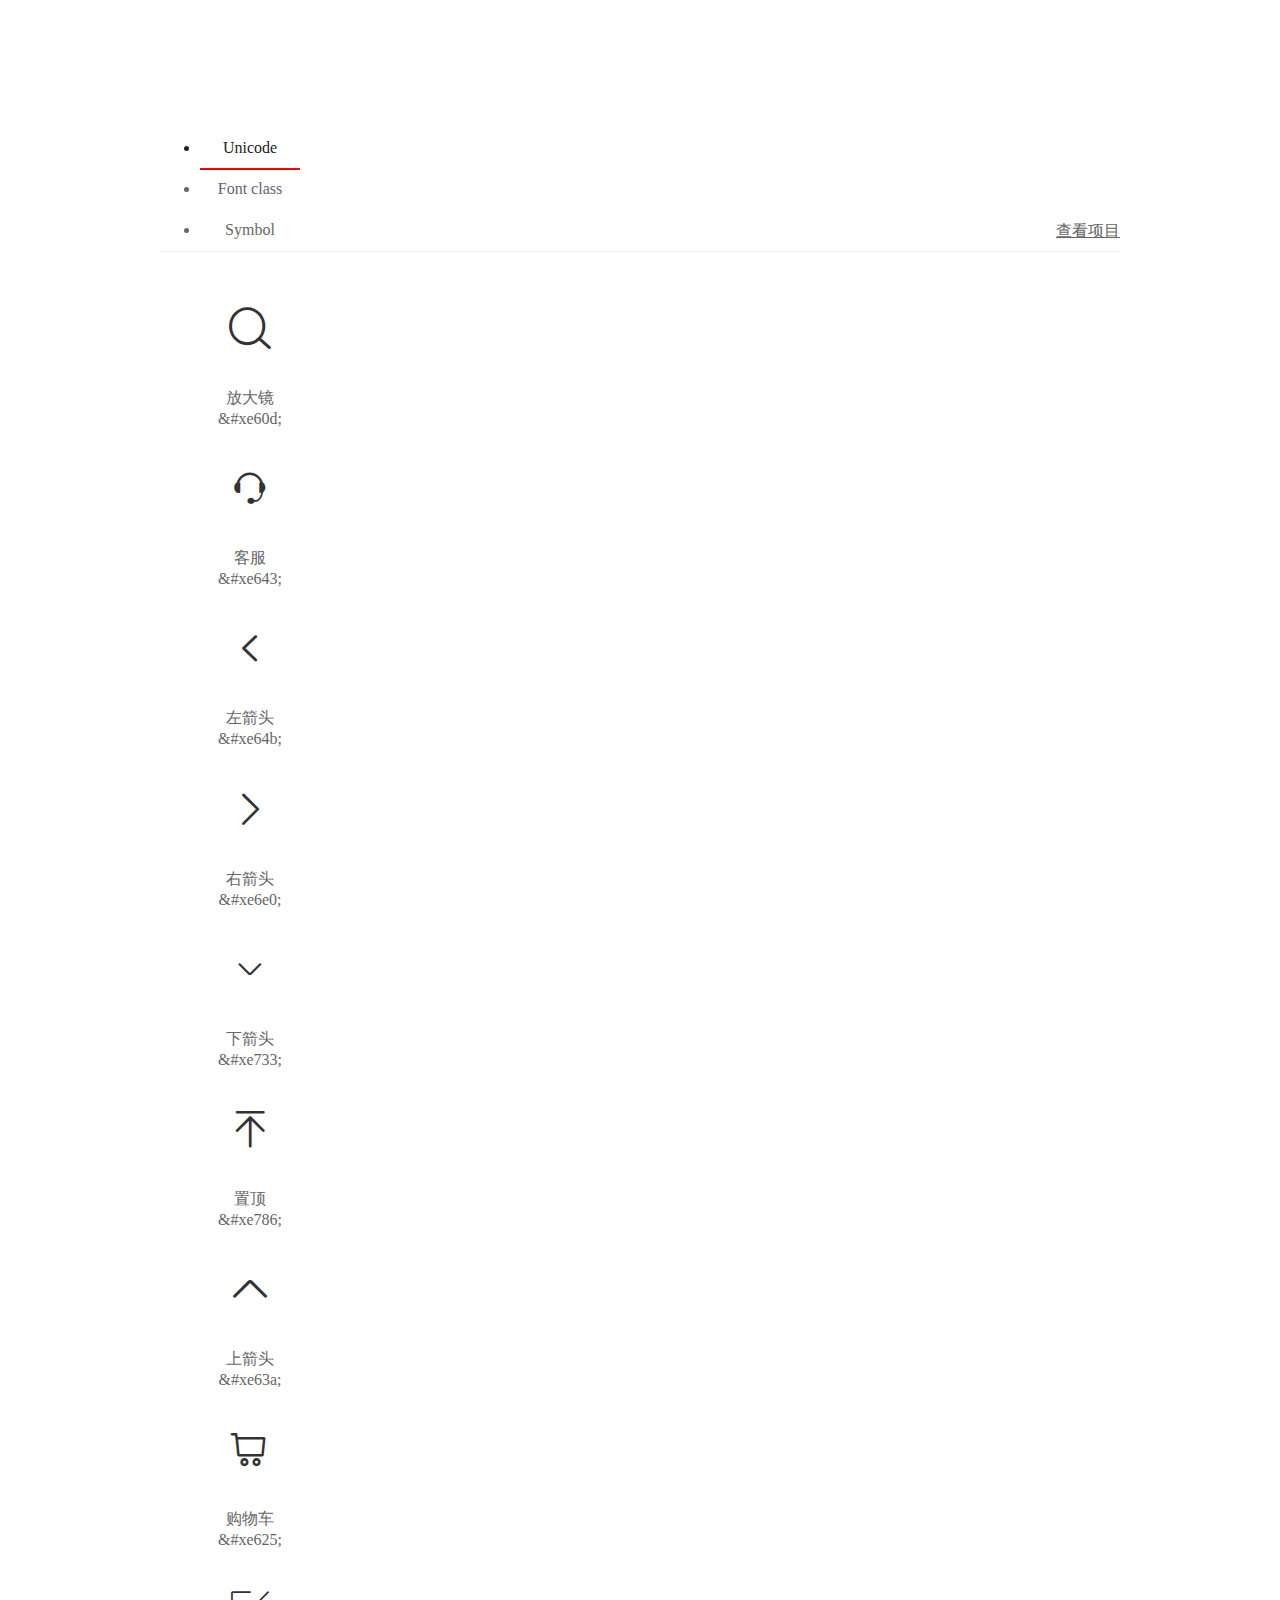
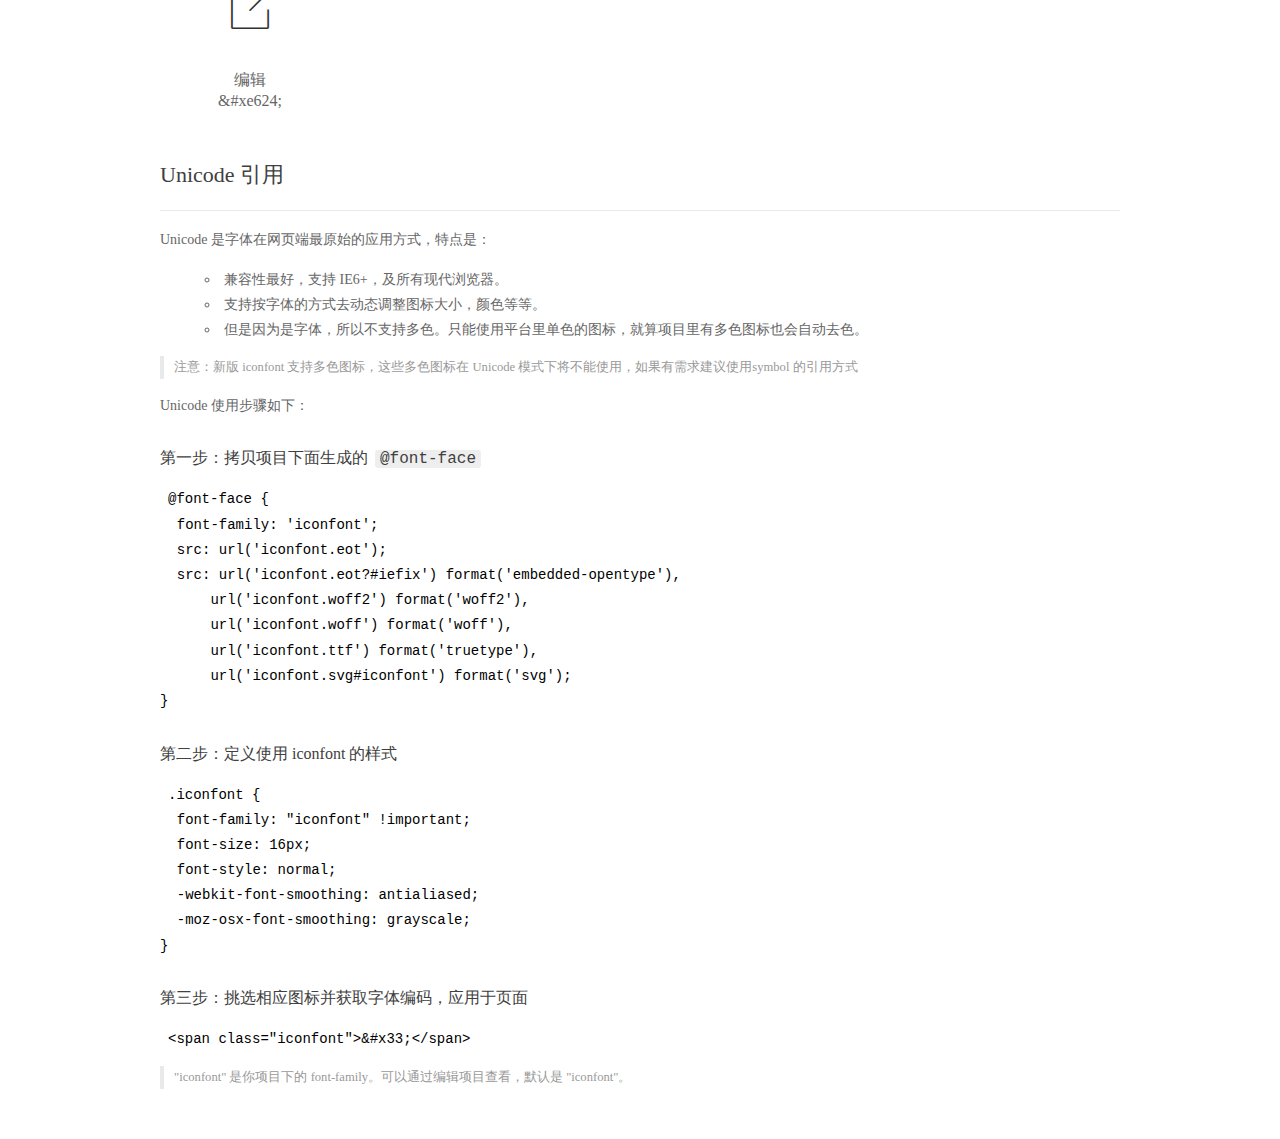
<file: font_1034488_30nmt5qpo2a/demo_index.html>
<!DOCTYPE html>
<html>
<head>
  <meta charset="utf-8"/>
  <title>IconFont Demo</title>
  <link rel="shortcut icon" href="https://gtms04.alicdn.com/tps/i4/TB1_oz6GVXXXXaFXpXXJDFnIXXX-64-64.ico" type="image/x-icon"/>
  <link rel="stylesheet" href="https://g.alicdn.com/thx/cube/1.3.2/cube.min.css">
  <link rel="stylesheet" href="demo.css">
  <link rel="stylesheet" href="iconfont.css">
  <script src="iconfont.js"></script>
  <!-- jQuery -->
  <script src="https://a1.alicdn.com/oss/uploads/2018/12/26/7bfddb60-08e8-11e9-9b04-53e73bb6408b.js"></script>
  <!-- 代码高亮 -->
  <script src="https://a1.alicdn.com/oss/uploads/2018/12/26/a3f714d0-08e6-11e9-8a15-ebf944d7534c.js"></script>
</head>
<body>
  <div class="main">
    <h1 class="logo"><a href="https://www.iconfont.cn/" title="iconfont 首页" target="_blank">&#xe86b;</a></h1>
    <div class="nav-tabs">
      <ul id="tabs" class="dib-box">
        <li class="dib active"><span>Unicode</span></li>
        <li class="dib"><span>Font class</span></li>
        <li class="dib"><span>Symbol</span></li>
      </ul>
      
      <a href="https://www.iconfont.cn/manage/index?manage_type=myprojects&projectId=1034488" target="_blank" class="nav-more">查看项目</a>
      
    </div>
    <div class="tab-container">
      <div class="content unicode" style="display: block;">
          <ul class="icon_lists dib-box">
          
            <li class="dib">
              <span class="icon iconfont">&#xe60d;</span>
                <div class="name">放大镜</div>
                <div class="code-name">&amp;#xe60d;</div>
              </li>
          
            <li class="dib">
              <span class="icon iconfont">&#xe643;</span>
                <div class="name">客服</div>
                <div class="code-name">&amp;#xe643;</div>
              </li>
          
            <li class="dib">
              <span class="icon iconfont">&#xe64b;</span>
                <div class="name">左箭头</div>
                <div class="code-name">&amp;#xe64b;</div>
              </li>
          
            <li class="dib">
              <span class="icon iconfont">&#xe6e0;</span>
                <div class="name">右箭头</div>
                <div class="code-name">&amp;#xe6e0;</div>
              </li>
          
            <li class="dib">
              <span class="icon iconfont">&#xe733;</span>
                <div class="name">下箭头</div>
                <div class="code-name">&amp;#xe733;</div>
              </li>
          
            <li class="dib">
              <span class="icon iconfont">&#xe786;</span>
                <div class="name">置顶</div>
                <div class="code-name">&amp;#xe786;</div>
              </li>
          
            <li class="dib">
              <span class="icon iconfont">&#xe63a;</span>
                <div class="name">上箭头</div>
                <div class="code-name">&amp;#xe63a;</div>
              </li>
          
            <li class="dib">
              <span class="icon iconfont">&#xe625;</span>
                <div class="name">购物车</div>
                <div class="code-name">&amp;#xe625;</div>
              </li>
          
            <li class="dib">
              <span class="icon iconfont">&#xe624;</span>
                <div class="name">编辑</div>
                <div class="code-name">&amp;#xe624;</div>
              </li>
          
          </ul>
          <div class="article markdown">
          <h2 id="unicode-">Unicode 引用</h2>
          <hr>

          <p>Unicode 是字体在网页端最原始的应用方式，特点是：</p>
          <ul>
            <li>兼容性最好，支持 IE6+，及所有现代浏览器。</li>
            <li>支持按字体的方式去动态调整图标大小，颜色等等。</li>
            <li>但是因为是字体，所以不支持多色。只能使用平台里单色的图标，就算项目里有多色图标也会自动去色。</li>
          </ul>
          <blockquote>
            <p>注意：新版 iconfont 支持多色图标，这些多色图标在 Unicode 模式下将不能使用，如果有需求建议使用symbol 的引用方式</p>
          </blockquote>
          <p>Unicode 使用步骤如下：</p>
          <h3 id="-font-face">第一步：拷贝项目下面生成的 <code>@font-face</code></h3>
<pre><code class="language-css"
>@font-face {
  font-family: 'iconfont';
  src: url('iconfont.eot');
  src: url('iconfont.eot?#iefix') format('embedded-opentype'),
      url('iconfont.woff2') format('woff2'),
      url('iconfont.woff') format('woff'),
      url('iconfont.ttf') format('truetype'),
      url('iconfont.svg#iconfont') format('svg');
}
</code></pre>
          <h3 id="-iconfont-">第二步：定义使用 iconfont 的样式</h3>
<pre><code class="language-css"
>.iconfont {
  font-family: "iconfont" !important;
  font-size: 16px;
  font-style: normal;
  -webkit-font-smoothing: antialiased;
  -moz-osx-font-smoothing: grayscale;
}
</code></pre>
          <h3 id="-">第三步：挑选相应图标并获取字体编码，应用于页面</h3>
<pre>
<code class="language-html"
>&lt;span class="iconfont"&gt;&amp;#x33;&lt;/span&gt;
</code></pre>
          <blockquote>
            <p>"iconfont" 是你项目下的 font-family。可以通过编辑项目查看，默认是 "iconfont"。</p>
          </blockquote>
          </div>
      </div>
      <div class="content font-class">
        <ul class="icon_lists dib-box">
          
          <li class="dib">
            <span class="icon iconfont icon-fangdajing"></span>
            <div class="name">
              放大镜
            </div>
            <div class="code-name">.icon-fangdajing
            </div>
          </li>
          
          <li class="dib">
            <span class="icon iconfont icon-kefu"></span>
            <div class="name">
              客服
            </div>
            <div class="code-name">.icon-kefu
            </div>
          </li>
          
          <li class="dib">
            <span class="icon iconfont icon-zuojiantou"></span>
            <div class="name">
              左箭头
            </div>
            <div class="code-name">.icon-zuojiantou
            </div>
          </li>
          
          <li class="dib">
            <span class="icon iconfont icon-youjiantou"></span>
            <div class="name">
              右箭头
            </div>
            <div class="code-name">.icon-youjiantou
            </div>
          </li>
          
          <li class="dib">
            <span class="icon iconfont icon-xiajiantou"></span>
            <div class="name">
              下箭头
            </div>
            <div class="code-name">.icon-xiajiantou
            </div>
          </li>
          
          <li class="dib">
            <span class="icon iconfont icon-zhiding"></span>
            <div class="name">
              置顶
            </div>
            <div class="code-name">.icon-zhiding
            </div>
          </li>
          
          <li class="dib">
            <span class="icon iconfont icon-shangjiantou"></span>
            <div class="name">
              上箭头
            </div>
            <div class="code-name">.icon-shangjiantou
            </div>
          </li>
          
          <li class="dib">
            <span class="icon iconfont icon-gouwuche"></span>
            <div class="name">
              购物车
            </div>
            <div class="code-name">.icon-gouwuche
            </div>
          </li>
          
          <li class="dib">
            <span class="icon iconfont icon-bianji"></span>
            <div class="name">
              编辑
            </div>
            <div class="code-name">.icon-bianji
            </div>
          </li>
          
        </ul>
        <div class="article markdown">
        <h2 id="font-class-">font-class 引用</h2>
        <hr>

        <p>font-class 是 Unicode 使用方式的一种变种，主要是解决 Unicode 书写不直观，语意不明确的问题。</p>
        <p>与 Unicode 使用方式相比，具有如下特点：</p>
        <ul>
          <li>兼容性良好，支持 IE8+，及所有现代浏览器。</li>
          <li>相比于 Unicode 语意明确，书写更直观。可以很容易分辨这个 icon 是什么。</li>
          <li>因为使用 class 来定义图标，所以当要替换图标时，只需要修改 class 里面的 Unicode 引用。</li>
          <li>不过因为本质上还是使用的字体，所以多色图标还是不支持的。</li>
        </ul>
        <p>使用步骤如下：</p>
        <h3 id="-fontclass-">第一步：引入项目下面生成的 fontclass 代码：</h3>
<pre><code class="language-html">&lt;link rel="stylesheet" href="./iconfont.css"&gt;
</code></pre>
        <h3 id="-">第二步：挑选相应图标并获取类名，应用于页面：</h3>
<pre><code class="language-html">&lt;span class="iconfont icon--xxx"&gt;&lt;/span&gt;
</code></pre>
        <blockquote>
          <p>"
            iconfont" 是你项目下的 font-family。可以通过编辑项目查看，默认是 "iconfont"。</p>
        </blockquote>
      </div>
      </div>
      <div class="content symbol">
          <ul class="icon_lists dib-box">
          
            <li class="dib">
                <svg class="icon svg-icon" aria-hidden="true">
                  <use xlink:href="#icon-fangdajing"></use>
                </svg>
                <div class="name">放大镜</div>
                <div class="code-name">#icon-fangdajing</div>
            </li>
          
            <li class="dib">
                <svg class="icon svg-icon" aria-hidden="true">
                  <use xlink:href="#icon-kefu"></use>
                </svg>
                <div class="name">客服</div>
                <div class="code-name">#icon-kefu</div>
            </li>
          
            <li class="dib">
                <svg class="icon svg-icon" aria-hidden="true">
                  <use xlink:href="#icon-zuojiantou"></use>
                </svg>
                <div class="name">左箭头</div>
                <div class="code-name">#icon-zuojiantou</div>
            </li>
          
            <li class="dib">
                <svg class="icon svg-icon" aria-hidden="true">
                  <use xlink:href="#icon-youjiantou"></use>
                </svg>
                <div class="name">右箭头</div>
                <div class="code-name">#icon-youjiantou</div>
            </li>
          
            <li class="dib">
                <svg class="icon svg-icon" aria-hidden="true">
                  <use xlink:href="#icon-xiajiantou"></use>
                </svg>
                <div class="name">下箭头</div>
                <div class="code-name">#icon-xiajiantou</div>
            </li>
          
            <li class="dib">
                <svg class="icon svg-icon" aria-hidden="true">
                  <use xlink:href="#icon-zhiding"></use>
                </svg>
                <div class="name">置顶</div>
                <div class="code-name">#icon-zhiding</div>
            </li>
          
            <li class="dib">
                <svg class="icon svg-icon" aria-hidden="true">
                  <use xlink:href="#icon-shangjiantou"></use>
                </svg>
                <div class="name">上箭头</div>
                <div class="code-name">#icon-shangjiantou</div>
            </li>
          
            <li class="dib">
                <svg class="icon svg-icon" aria-hidden="true">
                  <use xlink:href="#icon-gouwuche"></use>
                </svg>
                <div class="name">购物车</div>
                <div class="code-name">#icon-gouwuche</div>
            </li>
          
            <li class="dib">
                <svg class="icon svg-icon" aria-hidden="true">
                  <use xlink:href="#icon-bianji"></use>
                </svg>
                <div class="name">编辑</div>
                <div class="code-name">#icon-bianji</div>
            </li>
          
          </ul>
          <div class="article markdown">
          <h2 id="symbol-">Symbol 引用</h2>
          <hr>

          <p>这是一种全新的使用方式，应该说这才是未来的主流，也是平台目前推荐的用法。相关介绍可以参考这篇<a href="">文章</a>
            这种用法其实是做了一个 SVG 的集合，与另外两种相比具有如下特点：</p>
          <ul>
            <li>支持多色图标了，不再受单色限制。</li>
            <li>通过一些技巧，支持像字体那样，通过 <code>font-size</code>, <code>color</code> 来调整样式。</li>
            <li>兼容性较差，支持 IE9+，及现代浏览器。</li>
            <li>浏览器渲染 SVG 的性能一般，还不如 png。</li>
          </ul>
          <p>使用步骤如下：</p>
          <h3 id="-symbol-">第一步：引入项目下面生成的 symbol 代码：</h3>
<pre><code class="language-html">&lt;script src="./iconfont.js"&gt;&lt;/script&gt;
</code></pre>
          <h3 id="-css-">第二步：加入通用 CSS 代码（引入一次就行）：</h3>
<pre><code class="language-html">&lt;style&gt;
.icon {
  width: 1em;
  height: 1em;
  vertical-align: -0.15em;
  fill: currentColor;
  overflow: hidden;
}
&lt;/style&gt;
</code></pre>
          <h3 id="-">第三步：挑选相应图标并获取类名，应用于页面：</h3>
<pre><code class="language-html">&lt;svg class="icon" aria-hidden="true"&gt;
  &lt;use xlink:href="#icon-xxx"&gt;&lt;/use&gt;
&lt;/svg&gt;
</code></pre>
          </div>
      </div>

    </div>
  </div>
  <script>
  $(document).ready(function () {
      $('.tab-container .content:first').show()

      $('#tabs li').click(function (e) {
        var tabContent = $('.tab-container .content')
        var index = $(this).index()

        if ($(this).hasClass('active')) {
          return
        } else {
          $('#tabs li').removeClass('active')
          $(this).addClass('active')

          tabContent.hide().eq(index).fadeIn()
        }
      })
    })
  </script>
</body>
</html>
</file>
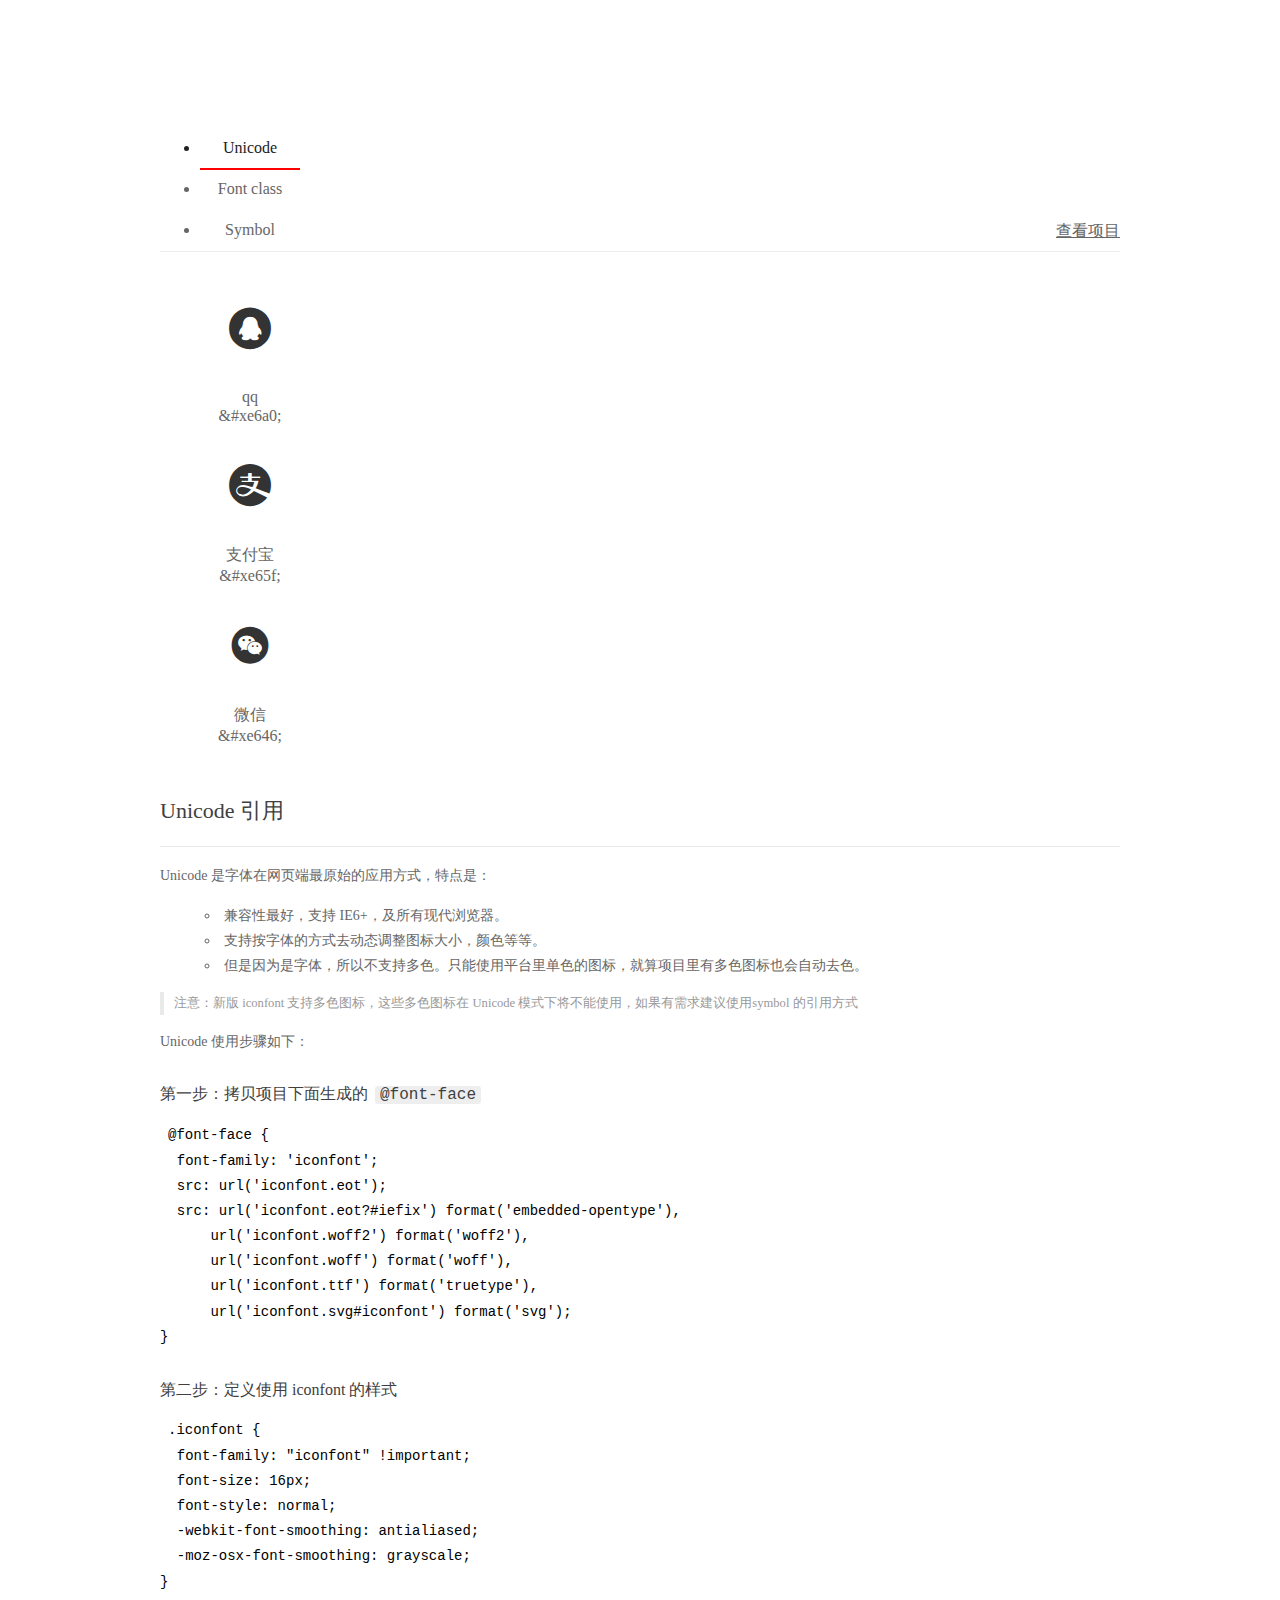
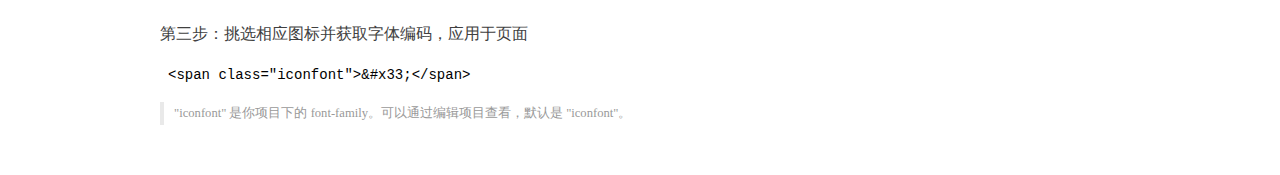
<file: font_1041145_nsg7si5tno/demo_index.html>
<!DOCTYPE html>
<html>
<head>
  <meta charset="utf-8"/>
  <title>IconFont Demo</title>
  <link rel="shortcut icon" href="https://gtms04.alicdn.com/tps/i4/TB1_oz6GVXXXXaFXpXXJDFnIXXX-64-64.ico" type="image/x-icon"/>
  <link rel="stylesheet" href="https://g.alicdn.com/thx/cube/1.3.2/cube.min.css">
  <link rel="stylesheet" href="demo.css">
  <link rel="stylesheet" href="iconfont.css">
  <script src="iconfont.js"></script>
  <!-- jQuery -->
  <script src="https://a1.alicdn.com/oss/uploads/2018/12/26/7bfddb60-08e8-11e9-9b04-53e73bb6408b.js"></script>
  <!-- 代码高亮 -->
  <script src="https://a1.alicdn.com/oss/uploads/2018/12/26/a3f714d0-08e6-11e9-8a15-ebf944d7534c.js"></script>
</head>
<body>
  <div class="main">
    <h1 class="logo"><a href="https://www.iconfont.cn/" title="iconfont 首页" target="_blank">&#xe86b;</a></h1>
    <div class="nav-tabs">
      <ul id="tabs" class="dib-box">
        <li class="dib active"><span>Unicode</span></li>
        <li class="dib"><span>Font class</span></li>
        <li class="dib"><span>Symbol</span></li>
      </ul>
      
      <a href="https://www.iconfont.cn/manage/index?manage_type=myprojects&projectId=1041145" target="_blank" class="nav-more">查看项目</a>
      
    </div>
    <div class="tab-container">
      <div class="content unicode" style="display: block;">
          <ul class="icon_lists dib-box">
          
            <li class="dib">
              <span class="icon iconfont">&#xe6a0;</span>
                <div class="name">qq</div>
                <div class="code-name">&amp;#xe6a0;</div>
              </li>
          
            <li class="dib">
              <span class="icon iconfont">&#xe65f;</span>
                <div class="name">支付宝</div>
                <div class="code-name">&amp;#xe65f;</div>
              </li>
          
            <li class="dib">
              <span class="icon iconfont">&#xe646;</span>
                <div class="name">微信</div>
                <div class="code-name">&amp;#xe646;</div>
              </li>
          
          </ul>
          <div class="article markdown">
          <h2 id="unicode-">Unicode 引用</h2>
          <hr>

          <p>Unicode 是字体在网页端最原始的应用方式，特点是：</p>
          <ul>
            <li>兼容性最好，支持 IE6+，及所有现代浏览器。</li>
            <li>支持按字体的方式去动态调整图标大小，颜色等等。</li>
            <li>但是因为是字体，所以不支持多色。只能使用平台里单色的图标，就算项目里有多色图标也会自动去色。</li>
          </ul>
          <blockquote>
            <p>注意：新版 iconfont 支持多色图标，这些多色图标在 Unicode 模式下将不能使用，如果有需求建议使用symbol 的引用方式</p>
          </blockquote>
          <p>Unicode 使用步骤如下：</p>
          <h3 id="-font-face">第一步：拷贝项目下面生成的 <code>@font-face</code></h3>
<pre><code class="language-css"
>@font-face {
  font-family: 'iconfont';
  src: url('iconfont.eot');
  src: url('iconfont.eot?#iefix') format('embedded-opentype'),
      url('iconfont.woff2') format('woff2'),
      url('iconfont.woff') format('woff'),
      url('iconfont.ttf') format('truetype'),
      url('iconfont.svg#iconfont') format('svg');
}
</code></pre>
          <h3 id="-iconfont-">第二步：定义使用 iconfont 的样式</h3>
<pre><code class="language-css"
>.iconfont {
  font-family: "iconfont" !important;
  font-size: 16px;
  font-style: normal;
  -webkit-font-smoothing: antialiased;
  -moz-osx-font-smoothing: grayscale;
}
</code></pre>
          <h3 id="-">第三步：挑选相应图标并获取字体编码，应用于页面</h3>
<pre>
<code class="language-html"
>&lt;span class="iconfont"&gt;&amp;#x33;&lt;/span&gt;
</code></pre>
          <blockquote>
            <p>"iconfont" 是你项目下的 font-family。可以通过编辑项目查看，默认是 "iconfont"。</p>
          </blockquote>
          </div>
      </div>
      <div class="content font-class">
        <ul class="icon_lists dib-box">
          
          <li class="dib">
            <span class="icon iconfont icon-qq"></span>
            <div class="name">
              qq
            </div>
            <div class="code-name">.icon-qq
            </div>
          </li>
          
          <li class="dib">
            <span class="icon iconfont icon-zhifubao"></span>
            <div class="name">
              支付宝
            </div>
            <div class="code-name">.icon-zhifubao
            </div>
          </li>
          
          <li class="dib">
            <span class="icon iconfont icon-weixin"></span>
            <div class="name">
              微信
            </div>
            <div class="code-name">.icon-weixin
            </div>
          </li>
          
        </ul>
        <div class="article markdown">
        <h2 id="font-class-">font-class 引用</h2>
        <hr>

        <p>font-class 是 Unicode 使用方式的一种变种，主要是解决 Unicode 书写不直观，语意不明确的问题。</p>
        <p>与 Unicode 使用方式相比，具有如下特点：</p>
        <ul>
          <li>兼容性良好，支持 IE8+，及所有现代浏览器。</li>
          <li>相比于 Unicode 语意明确，书写更直观。可以很容易分辨这个 icon 是什么。</li>
          <li>因为使用 class 来定义图标，所以当要替换图标时，只需要修改 class 里面的 Unicode 引用。</li>
          <li>不过因为本质上还是使用的字体，所以多色图标还是不支持的。</li>
        </ul>
        <p>使用步骤如下：</p>
        <h3 id="-fontclass-">第一步：引入项目下面生成的 fontclass 代码：</h3>
<pre><code class="language-html">&lt;link rel="stylesheet" href="./iconfont.css"&gt;
</code></pre>
        <h3 id="-">第二步：挑选相应图标并获取类名，应用于页面：</h3>
<pre><code class="language-html">&lt;span class="iconfont icon--xxx"&gt;&lt;/span&gt;
</code></pre>
        <blockquote>
          <p>"
            iconfont" 是你项目下的 font-family。可以通过编辑项目查看，默认是 "iconfont"。</p>
        </blockquote>
      </div>
      </div>
      <div class="content symbol">
          <ul class="icon_lists dib-box">
          
            <li class="dib">
                <svg class="icon svg-icon" aria-hidden="true">
                  <use xlink:href="#icon-qq"></use>
                </svg>
                <div class="name">qq</div>
                <div class="code-name">#icon-qq</div>
            </li>
          
            <li class="dib">
                <svg class="icon svg-icon" aria-hidden="true">
                  <use xlink:href="#icon-zhifubao"></use>
                </svg>
                <div class="name">支付宝</div>
                <div class="code-name">#icon-zhifubao</div>
            </li>
          
            <li class="dib">
                <svg class="icon svg-icon" aria-hidden="true">
                  <use xlink:href="#icon-weixin"></use>
                </svg>
                <div class="name">微信</div>
                <div class="code-name">#icon-weixin</div>
            </li>
          
          </ul>
          <div class="article markdown">
          <h2 id="symbol-">Symbol 引用</h2>
          <hr>

          <p>这是一种全新的使用方式，应该说这才是未来的主流，也是平台目前推荐的用法。相关介绍可以参考这篇<a href="">文章</a>
            这种用法其实是做了一个 SVG 的集合，与另外两种相比具有如下特点：</p>
          <ul>
            <li>支持多色图标了，不再受单色限制。</li>
            <li>通过一些技巧，支持像字体那样，通过 <code>font-size</code>, <code>color</code> 来调整样式。</li>
            <li>兼容性较差，支持 IE9+，及现代浏览器。</li>
            <li>浏览器渲染 SVG 的性能一般，还不如 png。</li>
          </ul>
          <p>使用步骤如下：</p>
          <h3 id="-symbol-">第一步：引入项目下面生成的 symbol 代码：</h3>
<pre><code class="language-html">&lt;script src="./iconfont.js"&gt;&lt;/script&gt;
</code></pre>
          <h3 id="-css-">第二步：加入通用 CSS 代码（引入一次就行）：</h3>
<pre><code class="language-html">&lt;style&gt;
.icon {
  width: 1em;
  height: 1em;
  vertical-align: -0.15em;
  fill: currentColor;
  overflow: hidden;
}
&lt;/style&gt;
</code></pre>
          <h3 id="-">第三步：挑选相应图标并获取类名，应用于页面：</h3>
<pre><code class="language-html">&lt;svg class="icon" aria-hidden="true"&gt;
  &lt;use xlink:href="#icon-xxx"&gt;&lt;/use&gt;
&lt;/svg&gt;
</code></pre>
          </div>
      </div>

    </div>
  </div>
  <script>
  $(document).ready(function () {
      $('.tab-container .content:first').show()

      $('#tabs li').click(function (e) {
        var tabContent = $('.tab-container .content')
        var index = $(this).index()

        if ($(this).hasClass('active')) {
          return
        } else {
          $('#tabs li').removeClass('active')
          $(this).addClass('active')

          tabContent.hide().eq(index).fadeIn()
        }
      })
    })
  </script>
</body>
</html>
</file>
<file: font_1034488_30nmt5qpo2a/demo.css>
/* Logo 字体 */
@font-face {
  font-family: "iconfont logo";
  src: url('https://at.alicdn.com/t/font_985780_km7mi63cihi.eot?t=1545807318834');
  src: url('https://at.alicdn.com/t/font_985780_km7mi63cihi.eot?t=1545807318834#iefix') format('embedded-opentype'),
    url('https://at.alicdn.com/t/font_985780_km7mi63cihi.woff?t=1545807318834') format('woff'),
    url('https://at.alicdn.com/t/font_985780_km7mi63cihi.ttf?t=1545807318834') format('truetype'),
    url('https://at.alicdn.com/t/font_985780_km7mi63cihi.svg?t=1545807318834#iconfont') format('svg');
}

.logo {
  font-family: "iconfont logo";
  font-size: 160px;
  font-style: normal;
  -webkit-font-smoothing: antialiased;
  -moz-osx-font-smoothing: grayscale;
}

/* tabs */
.nav-tabs {
  position: relative;
}

.nav-tabs .nav-more {
  position: absolute;
  right: 0;
  bottom: 0;
  height: 42px;
  line-height: 42px;
  color: #666;
}

#tabs {
  border-bottom: 1px solid #eee;
}

#tabs li {
  cursor: pointer;
  width: 100px;
  height: 40px;
  line-height: 40px;
  text-align: center;
  font-size: 16px;
  border-bottom: 2px solid transparent;
  position: relative;
  z-index: 1;
  margin-bottom: -1px;
  color: #666;
}


#tabs .active {
  border-bottom-color: #f00;
  color: #222;
}

.tab-container .content {
  display: none;
}

/* 页面布局 */
.main {
  padding: 30px 100px;
  width: 960px;
  margin: 0 auto;
}

.main .logo {
  color: #333;
  text-align: left;
  margin-bottom: 30px;
  line-height: 1;
  height: 110px;
  margin-top: -50px;
  overflow: hidden;
  *zoom: 1;
}

.main .logo a {
  font-size: 160px;
  color: #333;
}

.helps {
  margin-top: 40px;
}

.helps pre {
  padding: 20px;
  margin: 10px 0;
  border: solid 1px #e7e1cd;
  background-color: #fffdef;
  overflow: auto;
}

.icon_lists {
  width: 100% !important;
  overflow: hidden;
  *zoom: 1;
}

.icon_lists li {
  width: 100px;
  margin-bottom: 10px;
  margin-right: 20px;
  text-align: center;
  list-style: none !important;
  cursor: default;
}

.icon_lists li .code-name {
  line-height: 1.2;
}

.icon_lists .icon {
  display: block;
  height: 100px;
  line-height: 100px;
  font-size: 42px;
  margin: 10px auto;
  color: #333;
  -webkit-transition: font-size 0.25s linear, width 0.25s linear;
  -moz-transition: font-size 0.25s linear, width 0.25s linear;
  transition: font-size 0.25s linear, width 0.25s linear;
}

.icon_lists .icon:hover {
  font-size: 100px;
}

.icon_lists .svg-icon {
  /* 通过设置 font-size 来改变图标大小 */
  width: 1em;
  /* 图标和文字相邻时，垂直对齐 */
  vertical-align: -0.15em;
  /* 通过设置 color 来改变 SVG 的颜色/fill */
  fill: currentColor;
  /* path 和 stroke 溢出 viewBox 部分在 IE 下会显示
      normalize.css 中也包含这行 */
  overflow: hidden;
}

.icon_lists li .name,
.icon_lists li .code-name {
  color: #666;
}

/* markdown 样式 */
.markdown {
  color: #666;
  font-size: 14px;
  line-height: 1.8;
}

.highlight {
  line-height: 1.5;
}

.markdown img {
  vertical-align: middle;
  max-width: 100%;
}

.markdown h1 {
  color: #404040;
  font-weight: 500;
  line-height: 40px;
  margin-bottom: 24px;
}

.markdown h2,
.markdown h3,
.markdown h4,
.markdown h5,
.markdown h6 {
  color: #404040;
  margin: 1.6em 0 0.6em 0;
  font-weight: 500;
  clear: both;
}

.markdown h1 {
  font-size: 28px;
}

.markdown h2 {
  font-size: 22px;
}

.markdown h3 {
  font-size: 16px;
}

.markdown h4 {
  font-size: 14px;
}

.markdown h5 {
  font-size: 12px;
}

.markdown h6 {
  font-size: 12px;
}

.markdown hr {
  height: 1px;
  border: 0;
  background: #e9e9e9;
  margin: 16px 0;
  clear: both;
}

.markdown p {
  margin: 1em 0;
}

.markdown>p,
.markdown>blockquote,
.markdown>.highlight,
.markdown>ol,
.markdown>ul {
  width: 80%;
}

.markdown ul>li {
  list-style: circle;
}

.markdown>ul li,
.markdown blockquote ul>li {
  margin-left: 20px;
  padding-left: 4px;
}

.markdown>ul li p,
.markdown>ol li p {
  margin: 0.6em 0;
}

.markdown ol>li {
  list-style: decimal;
}

.markdown>ol li,
.markdown blockquote ol>li {
  margin-left: 20px;
  padding-left: 4px;
}

.markdown code {
  margin: 0 3px;
  padding: 0 5px;
  background: #eee;
  border-radius: 3px;
}

.markdown strong,
.markdown b {
  font-weight: 600;
}

.markdown>table {
  border-collapse: collapse;
  border-spacing: 0px;
  empty-cells: show;
  border: 1px solid #e9e9e9;
  width: 95%;
  margin-bottom: 24px;
}

.markdown>table th {
  white-space: nowrap;
  color: #333;
  font-weight: 600;
}

.markdown>table th,
.markdown>table td {
  border: 1px solid #e9e9e9;
  padding: 8px 16px;
  text-align: left;
}

.markdown>table th {
  background: #F7F7F7;
}

.markdown blockquote {
  font-size: 90%;
  color: #999;
  border-left: 4px solid #e9e9e9;
  padding-left: 0.8em;
  margin: 1em 0;
}

.markdown blockquote p {
  margin: 0;
}

.markdown .anchor {
  opacity: 0;
  transition: opacity 0.3s ease;
  margin-left: 8px;
}

.markdown .waiting {
  color: #ccc;
}

.markdown h1:hover .anchor,
.markdown h2:hover .anchor,
.markdown h3:hover .anchor,
.markdown h4:hover .anchor,
.markdown h5:hover .anchor,
.markdown h6:hover .anchor {
  opacity: 1;
  display: inline-block;
}

.markdown>br,
.markdown>p>br {
  clear: both;
}


.hljs {
  display: block;
  background: white;
  padding: 0.5em;
  color: #333333;
  overflow-x: auto;
}

.hljs-comment,
.hljs-meta {
  color: #969896;
}

.hljs-string,
.hljs-variable,
.hljs-template-variable,
.hljs-strong,
.hljs-emphasis,
.hljs-quote {
  color: #df5000;
}

.hljs-keyword,
.hljs-selector-tag,
.hljs-type {
  color: #a71d5d;
}

.hljs-literal,
.hljs-symbol,
.hljs-bullet,
.hljs-attribute {
  color: #0086b3;
}

.hljs-section,
.hljs-name {
  color: #63a35c;
}

.hljs-tag {
  color: #333333;
}

.hljs-title,
.hljs-attr,
.hljs-selector-id,
.hljs-selector-class,
.hljs-selector-attr,
.hljs-selector-pseudo {
  color: #795da3;
}

.hljs-addition {
  color: #55a532;
  background-color: #eaffea;
}

.hljs-deletion {
  color: #bd2c00;
  background-color: #ffecec;
}

.hljs-link {
  text-decoration: underline;
}

/* 代码高亮 */
/* PrismJS 1.15.0
https://prismjs.com/download.html#themes=prism&languages=markup+css+clike+javascript */
/**
 * prism.js default theme for JavaScript, CSS and HTML
 * Based on dabblet (http://dabblet.com)
 * @author Lea Verou
 */
code[class*="language-"],
pre[class*="language-"] {
  color: black;
  background: none;
  text-shadow: 0 1px white;
  font-family: Consolas, Monaco, 'Andale Mono', 'Ubuntu Mono', monospace;
  text-align: left;
  white-space: pre;
  word-spacing: normal;
  word-break: normal;
  word-wrap: normal;
  line-height: 1.5;

  -moz-tab-size: 4;
  -o-tab-size: 4;
  tab-size: 4;

  -webkit-hyphens: none;
  -moz-hyphens: none;
  -ms-hyphens: none;
  hyphens: none;
}

pre[class*="language-"]::-moz-selection,
pre[class*="language-"] ::-moz-selection,
code[class*="language-"]::-moz-selection,
code[class*="language-"] ::-moz-selection {
  text-shadow: none;
  background: #b3d4fc;
}

pre[class*="language-"]::selection,
pre[class*="language-"] ::selection,
code[class*="language-"]::selection,
code[class*="language-"] ::selection {
  text-shadow: none;
  background: #b3d4fc;
}

@media print {

  code[class*="language-"],
  pre[class*="language-"] {
    text-shadow: none;
  }
}

/* Code blocks */
pre[class*="language-"] {
  padding: 1em;
  margin: .5em 0;
  overflow: auto;
}

:not(pre)>code[class*="language-"],
pre[class*="language-"] {
  background: #f5f2f0;
}

/* Inline code */
:not(pre)>code[class*="language-"] {
  padding: .1em;
  border-radius: .3em;
  white-space: normal;
}

.token.comment,
.token.prolog,
.token.doctype,
.token.cdata {
  color: slategray;
}

.token.punctuation {
  color: #999;
}

.namespace {
  opacity: .7;
}

.token.property,
.token.tag,
.token.boolean,
.token.number,
.token.constant,
.token.symbol,
.token.deleted {
  color: #905;
}

.token.selector,
.token.attr-name,
.token.string,
.token.char,
.token.builtin,
.token.inserted {
  color: #690;
}

.token.operator,
.token.entity,
.token.url,
.language-css .token.string,
.style .token.string {
  color: #9a6e3a;
  background: hsla(0, 0%, 100%, .5);
}

.token.atrule,
.token.attr-value,
.token.keyword {
  color: #07a;
}

.token.function,
.token.class-name {
  color: #DD4A68;
}

.token.regex,
.token.important,
.token.variable {
  color: #e90;
}

.token.important,
.token.bold {
  font-weight: bold;
}

.token.italic {
  font-style: italic;
}

.token.entity {
  cursor: help;
}
</file>
<file: font_1034488_30nmt5qpo2a/iconfont.css>
@font-face {font-family: "iconfont";
  src: url('iconfont.eot?t=1548665644377'); /* IE9 */
  src: url('iconfont.eot?t=1548665644377#iefix') format('embedded-opentype'), /* IE6-IE8 */
  url('[data-uri]') format('woff2'),
  url('iconfont.woff?t=1548665644377') format('woff'),
  url('iconfont.ttf?t=1548665644377') format('truetype'), /* chrome, firefox, opera, Safari, Android, iOS 4.2+ */
  url('iconfont.svg?t=1548665644377#iconfont') format('svg'); /* iOS 4.1- */
}

.iconfont {
  font-family: "iconfont" !important;
  font-size: 16px;
  font-style: normal;
  -webkit-font-smoothing: antialiased;
  -moz-osx-font-smoothing: grayscale;
}

.icon-fangdajing:before {
  content: "\e60d";
}

.icon-kefu:before {
  content: "\e643";
}

.icon-zuojiantou:before {
  content: "\e64b";
}

.icon-youjiantou:before {
  content: "\e6e0";
}

.icon-xiajiantou:before {
  content: "\e733";
}

.icon-zhiding:before {
  content: "\e786";
}

.icon-shangjiantou:before {
  content: "\e63a";
}

.icon-gouwuche:before {
  content: "\e625";
}

.icon-bianji:before {
  content: "\e624";
}
</file>
<file: font_1041145_nsg7si5tno/demo.css>
/* Logo 字体 */
@font-face {
  font-family: "iconfont logo";
  src: url('https://at.alicdn.com/t/font_985780_km7mi63cihi.eot?t=1545807318834');
  src: url('https://at.alicdn.com/t/font_985780_km7mi63cihi.eot?t=1545807318834#iefix') format('embedded-opentype'),
    url('https://at.alicdn.com/t/font_985780_km7mi63cihi.woff?t=1545807318834') format('woff'),
    url('https://at.alicdn.com/t/font_985780_km7mi63cihi.ttf?t=1545807318834') format('truetype'),
    url('https://at.alicdn.com/t/font_985780_km7mi63cihi.svg?t=1545807318834#iconfont') format('svg');
}

.logo {
  font-family: "iconfont logo";
  font-size: 160px;
  font-style: normal;
  -webkit-font-smoothing: antialiased;
  -moz-osx-font-smoothing: grayscale;
}

/* tabs */
.nav-tabs {
  position: relative;
}

.nav-tabs .nav-more {
  position: absolute;
  right: 0;
  bottom: 0;
  height: 42px;
  line-height: 42px;
  color: #666;
}

#tabs {
  border-bottom: 1px solid #eee;
}

#tabs li {
  cursor: pointer;
  width: 100px;
  height: 40px;
  line-height: 40px;
  text-align: center;
  font-size: 16px;
  border-bottom: 2px solid transparent;
  position: relative;
  z-index: 1;
  margin-bottom: -1px;
  color: #666;
}


#tabs .active {
  border-bottom-color: #f00;
  color: #222;
}

.tab-container .content {
  display: none;
}

/* 页面布局 */
.main {
  padding: 30px 100px;
  width: 960px;
  margin: 0 auto;
}

.main .logo {
  color: #333;
  text-align: left;
  margin-bottom: 30px;
  line-height: 1;
  height: 110px;
  margin-top: -50px;
  overflow: hidden;
  *zoom: 1;
}

.main .logo a {
  font-size: 160px;
  color: #333;
}

.helps {
  margin-top: 40px;
}

.helps pre {
  padding: 20px;
  margin: 10px 0;
  border: solid 1px #e7e1cd;
  background-color: #fffdef;
  overflow: auto;
}

.icon_lists {
  width: 100% !important;
  overflow: hidden;
  *zoom: 1;
}

.icon_lists li {
  width: 100px;
  margin-bottom: 10px;
  margin-right: 20px;
  text-align: center;
  list-style: none !important;
  cursor: default;
}

.icon_lists li .code-name {
  line-height: 1.2;
}

.icon_lists .icon {
  display: block;
  height: 100px;
  line-height: 100px;
  font-size: 42px;
  margin: 10px auto;
  color: #333;
  -webkit-transition: font-size 0.25s linear, width 0.25s linear;
  -moz-transition: font-size 0.25s linear, width 0.25s linear;
  transition: font-size 0.25s linear, width 0.25s linear;
}

.icon_lists .icon:hover {
  font-size: 100px;
}

.icon_lists .svg-icon {
  /* 通过设置 font-size 来改变图标大小 */
  width: 1em;
  /* 图标和文字相邻时，垂直对齐 */
  vertical-align: -0.15em;
  /* 通过设置 color 来改变 SVG 的颜色/fill */
  fill: currentColor;
  /* path 和 stroke 溢出 viewBox 部分在 IE 下会显示
      normalize.css 中也包含这行 */
  overflow: hidden;
}

.icon_lists li .name,
.icon_lists li .code-name {
  color: #666;
}

/* markdown 样式 */
.markdown {
  color: #666;
  font-size: 14px;
  line-height: 1.8;
}

.highlight {
  line-height: 1.5;
}

.markdown img {
  vertical-align: middle;
  max-width: 100%;
}

.markdown h1 {
  color: #404040;
  font-weight: 500;
  line-height: 40px;
  margin-bottom: 24px;
}

.markdown h2,
.markdown h3,
.markdown h4,
.markdown h5,
.markdown h6 {
  color: #404040;
  margin: 1.6em 0 0.6em 0;
  font-weight: 500;
  clear: both;
}

.markdown h1 {
  font-size: 28px;
}

.markdown h2 {
  font-size: 22px;
}

.markdown h3 {
  font-size: 16px;
}

.markdown h4 {
  font-size: 14px;
}

.markdown h5 {
  font-size: 12px;
}

.markdown h6 {
  font-size: 12px;
}

.markdown hr {
  height: 1px;
  border: 0;
  background: #e9e9e9;
  margin: 16px 0;
  clear: both;
}

.markdown p {
  margin: 1em 0;
}

.markdown>p,
.markdown>blockquote,
.markdown>.highlight,
.markdown>ol,
.markdown>ul {
  width: 80%;
}

.markdown ul>li {
  list-style: circle;
}

.markdown>ul li,
.markdown blockquote ul>li {
  margin-left: 20px;
  padding-left: 4px;
}

.markdown>ul li p,
.markdown>ol li p {
  margin: 0.6em 0;
}

.markdown ol>li {
  list-style: decimal;
}

.markdown>ol li,
.markdown blockquote ol>li {
  margin-left: 20px;
  padding-left: 4px;
}

.markdown code {
  margin: 0 3px;
  padding: 0 5px;
  background: #eee;
  border-radius: 3px;
}

.markdown strong,
.markdown b {
  font-weight: 600;
}

.markdown>table {
  border-collapse: collapse;
  border-spacing: 0px;
  empty-cells: show;
  border: 1px solid #e9e9e9;
  width: 95%;
  margin-bottom: 24px;
}

.markdown>table th {
  white-space: nowrap;
  color: #333;
  font-weight: 600;
}

.markdown>table th,
.markdown>table td {
  border: 1px solid #e9e9e9;
  padding: 8px 16px;
  text-align: left;
}

.markdown>table th {
  background: #F7F7F7;
}

.markdown blockquote {
  font-size: 90%;
  color: #999;
  border-left: 4px solid #e9e9e9;
  padding-left: 0.8em;
  margin: 1em 0;
}

.markdown blockquote p {
  margin: 0;
}

.markdown .anchor {
  opacity: 0;
  transition: opacity 0.3s ease;
  margin-left: 8px;
}

.markdown .waiting {
  color: #ccc;
}

.markdown h1:hover .anchor,
.markdown h2:hover .anchor,
.markdown h3:hover .anchor,
.markdown h4:hover .anchor,
.markdown h5:hover .anchor,
.markdown h6:hover .anchor {
  opacity: 1;
  display: inline-block;
}

.markdown>br,
.markdown>p>br {
  clear: both;
}


.hljs {
  display: block;
  background: white;
  padding: 0.5em;
  color: #333333;
  overflow-x: auto;
}

.hljs-comment,
.hljs-meta {
  color: #969896;
}

.hljs-string,
.hljs-variable,
.hljs-template-variable,
.hljs-strong,
.hljs-emphasis,
.hljs-quote {
  color: #df5000;
}

.hljs-keyword,
.hljs-selector-tag,
.hljs-type {
  color: #a71d5d;
}

.hljs-literal,
.hljs-symbol,
.hljs-bullet,
.hljs-attribute {
  color: #0086b3;
}

.hljs-section,
.hljs-name {
  color: #63a35c;
}

.hljs-tag {
  color: #333333;
}

.hljs-title,
.hljs-attr,
.hljs-selector-id,
.hljs-selector-class,
.hljs-selector-attr,
.hljs-selector-pseudo {
  color: #795da3;
}

.hljs-addition {
  color: #55a532;
  background-color: #eaffea;
}

.hljs-deletion {
  color: #bd2c00;
  background-color: #ffecec;
}

.hljs-link {
  text-decoration: underline;
}

/* 代码高亮 */
/* PrismJS 1.15.0
https://prismjs.com/download.html#themes=prism&languages=markup+css+clike+javascript */
/**
 * prism.js default theme for JavaScript, CSS and HTML
 * Based on dabblet (http://dabblet.com)
 * @author Lea Verou
 */
code[class*="language-"],
pre[class*="language-"] {
  color: black;
  background: none;
  text-shadow: 0 1px white;
  font-family: Consolas, Monaco, 'Andale Mono', 'Ubuntu Mono', monospace;
  text-align: left;
  white-space: pre;
  word-spacing: normal;
  word-break: normal;
  word-wrap: normal;
  line-height: 1.5;

  -moz-tab-size: 4;
  -o-tab-size: 4;
  tab-size: 4;

  -webkit-hyphens: none;
  -moz-hyphens: none;
  -ms-hyphens: none;
  hyphens: none;
}

pre[class*="language-"]::-moz-selection,
pre[class*="language-"] ::-moz-selection,
code[class*="language-"]::-moz-selection,
code[class*="language-"] ::-moz-selection {
  text-shadow: none;
  background: #b3d4fc;
}

pre[class*="language-"]::selection,
pre[class*="language-"] ::selection,
code[class*="language-"]::selection,
code[class*="language-"] ::selection {
  text-shadow: none;
  background: #b3d4fc;
}

@media print {

  code[class*="language-"],
  pre[class*="language-"] {
    text-shadow: none;
  }
}

/* Code blocks */
pre[class*="language-"] {
  padding: 1em;
  margin: .5em 0;
  overflow: auto;
}

:not(pre)>code[class*="language-"],
pre[class*="language-"] {
  background: #f5f2f0;
}

/* Inline code */
:not(pre)>code[class*="language-"] {
  padding: .1em;
  border-radius: .3em;
  white-space: normal;
}

.token.comment,
.token.prolog,
.token.doctype,
.token.cdata {
  color: slategray;
}

.token.punctuation {
  color: #999;
}

.namespace {
  opacity: .7;
}

.token.property,
.token.tag,
.token.boolean,
.token.number,
.token.constant,
.token.symbol,
.token.deleted {
  color: #905;
}

.token.selector,
.token.attr-name,
.token.string,
.token.char,
.token.builtin,
.token.inserted {
  color: #690;
}

.token.operator,
.token.entity,
.token.url,
.language-css .token.string,
.style .token.string {
  color: #9a6e3a;
  background: hsla(0, 0%, 100%, .5);
}

.token.atrule,
.token.attr-value,
.token.keyword {
  color: #07a;
}

.token.function,
.token.class-name {
  color: #DD4A68;
}

.token.regex,
.token.important,
.token.variable {
  color: #e90;
}

.token.important,
.token.bold {
  font-weight: bold;
}

.token.italic {
  font-style: italic;
}

.token.entity {
  cursor: help;
}
</file>
<file: font_1041145_nsg7si5tno/iconfont.css>
@font-face {font-family: "iconfont";
  src: url('iconfont.eot?t=1549887490326'); /* IE9 */
  src: url('iconfont.eot?t=1549887490326#iefix') format('embedded-opentype'), /* IE6-IE8 */
  url('[data-uri]') format('woff2'),
  url('iconfont.woff?t=1549887490326') format('woff'),
  url('iconfont.ttf?t=1549887490326') format('truetype'), /* chrome, firefox, opera, Safari, Android, iOS 4.2+ */
  url('iconfont.svg?t=1549887490326#iconfont') format('svg'); /* iOS 4.1- */
}

.iconfont {
  font-family: "iconfont" !important;
  font-size: 16px;
  font-style: normal;
  -webkit-font-smoothing: antialiased;
  -moz-osx-font-smoothing: grayscale;
}

.icon-qq:before {
  content: "\e6a0";
}

.icon-zhifubao:before {
  content: "\e65f";
}

.icon-weixin:before {
  content: "\e646";
}
</file>
